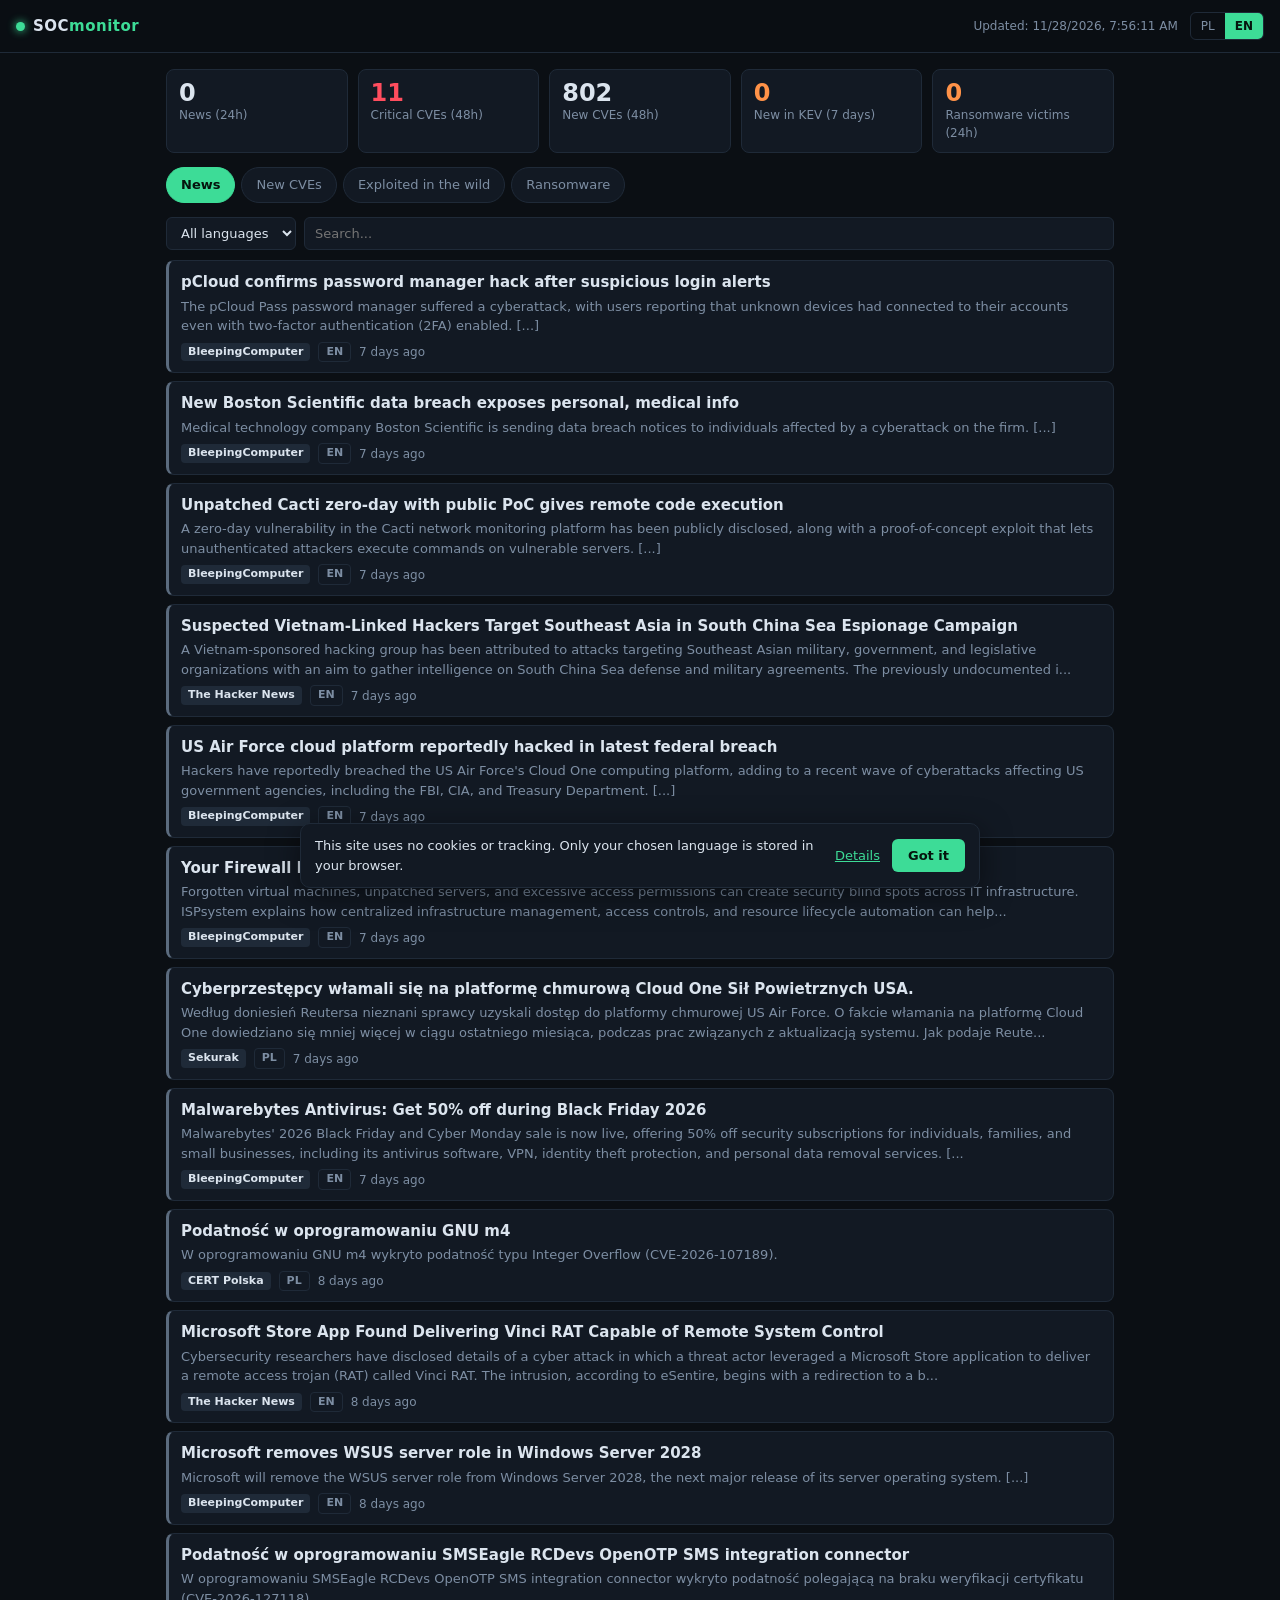
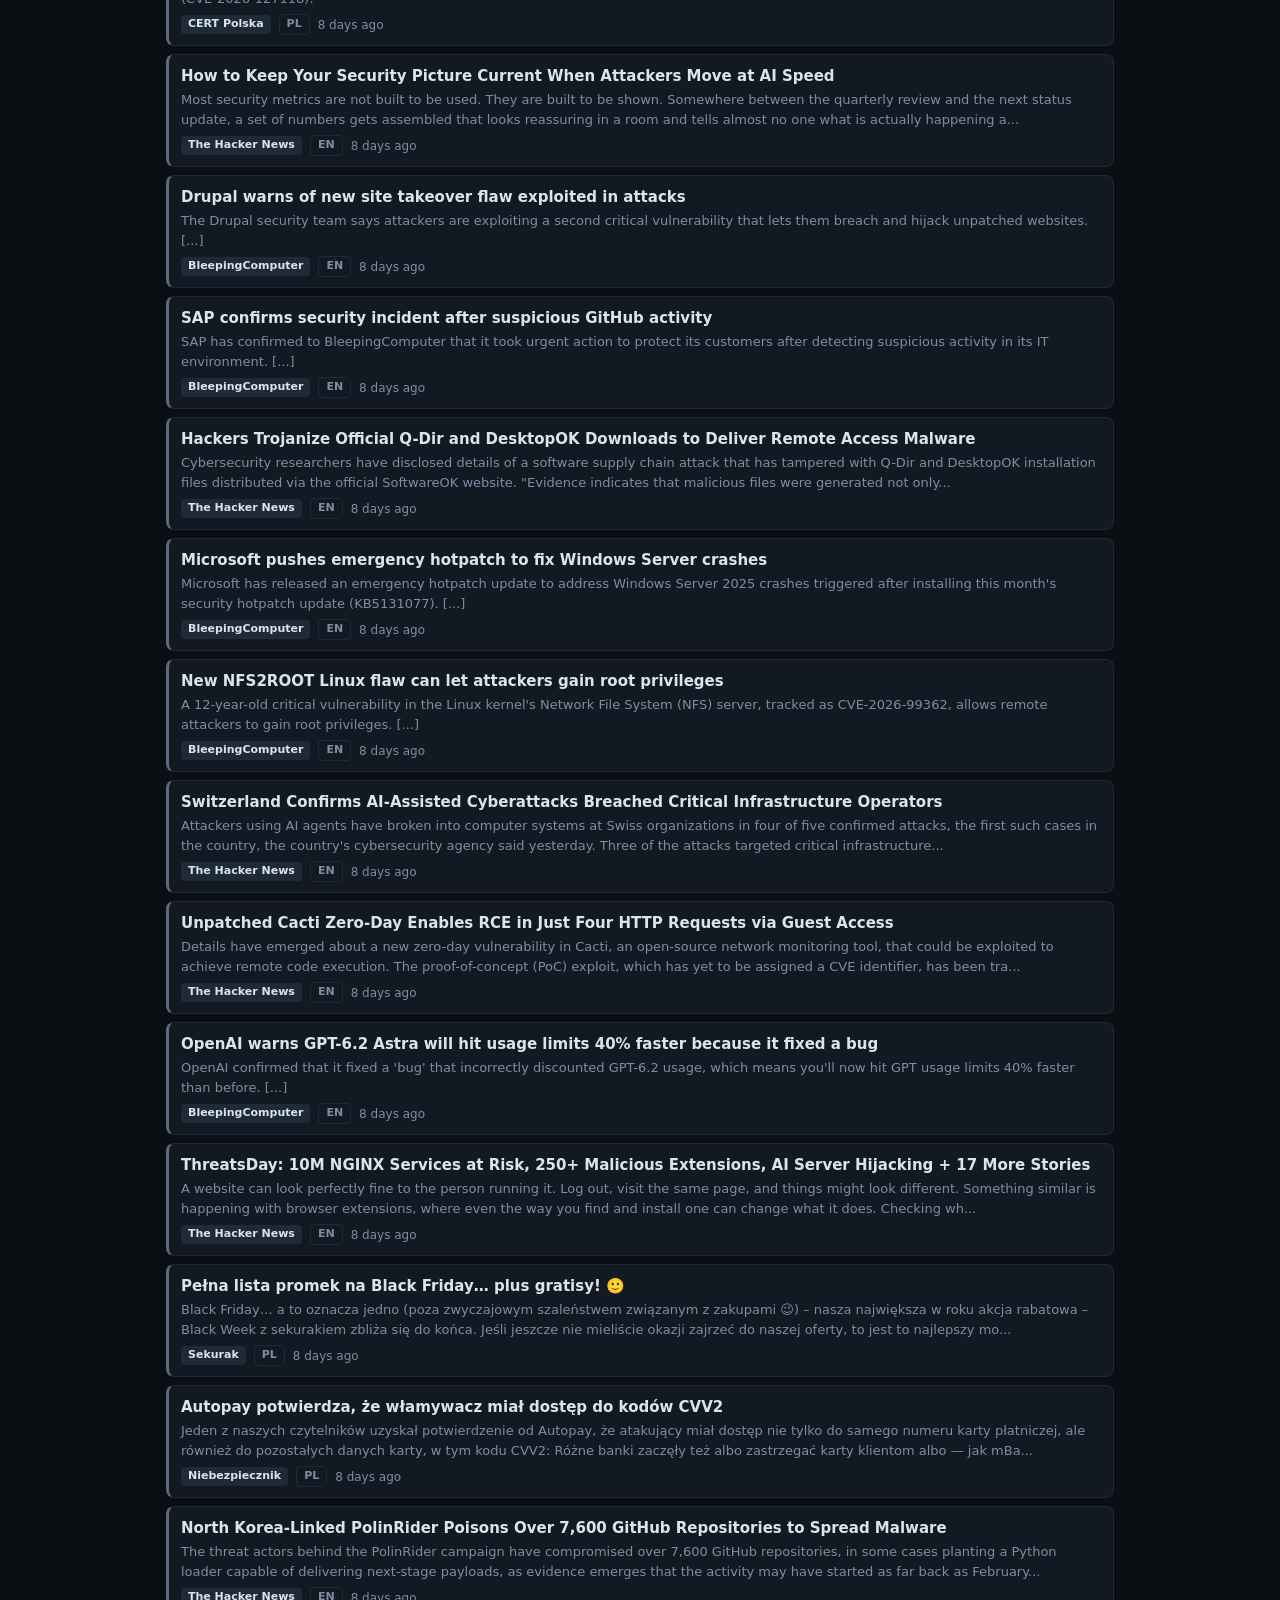
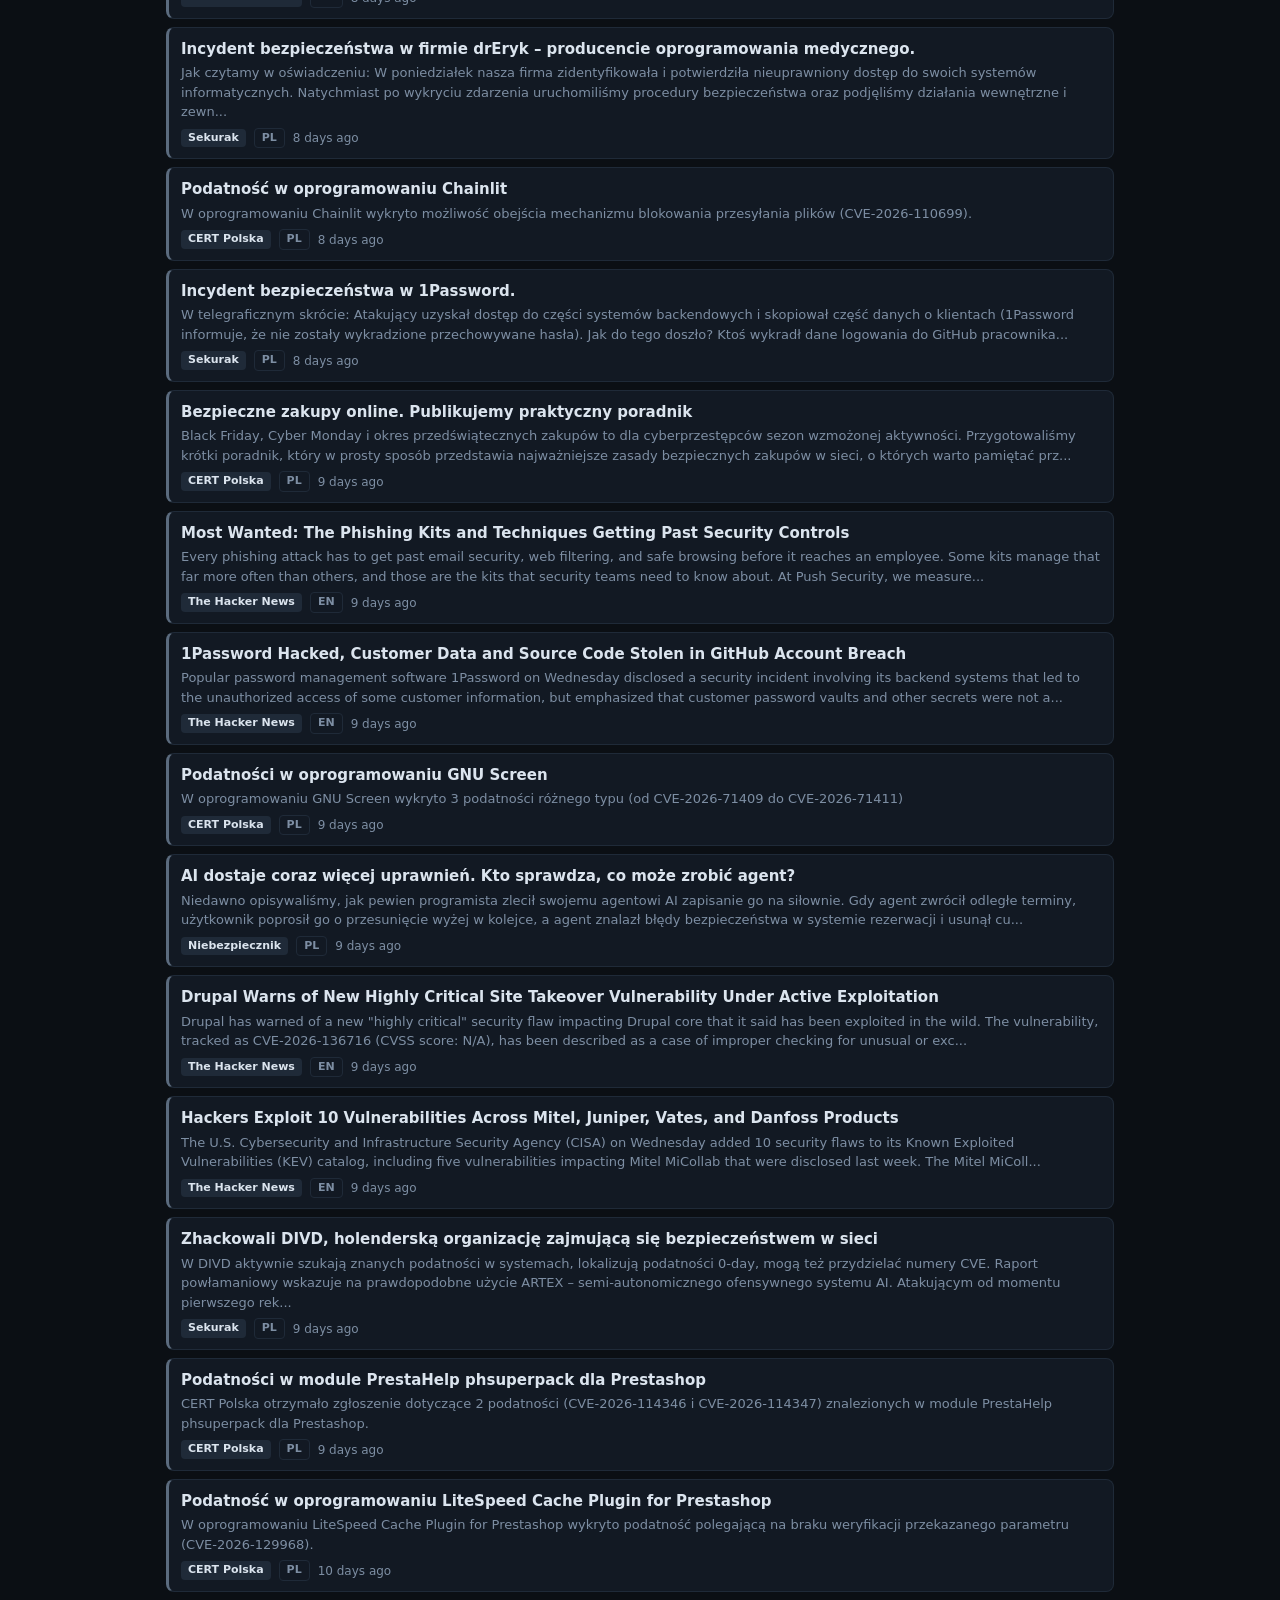
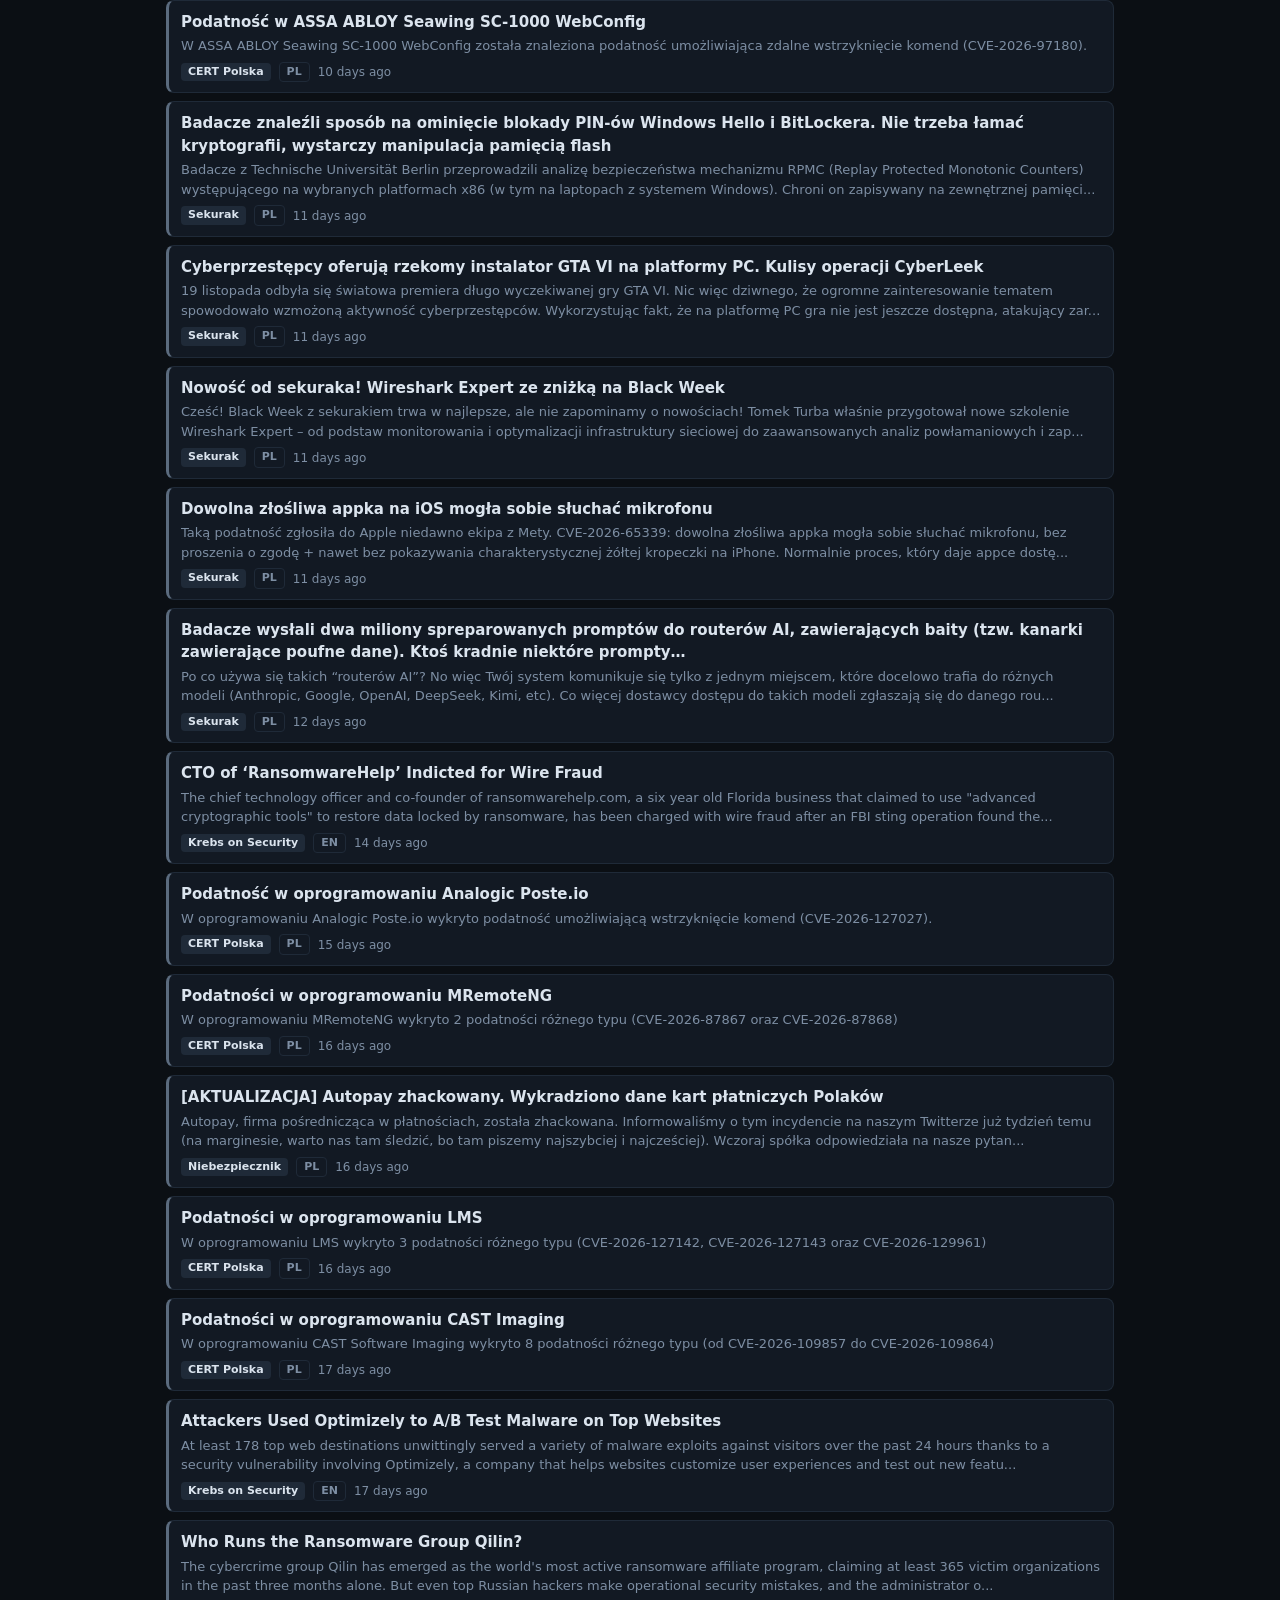
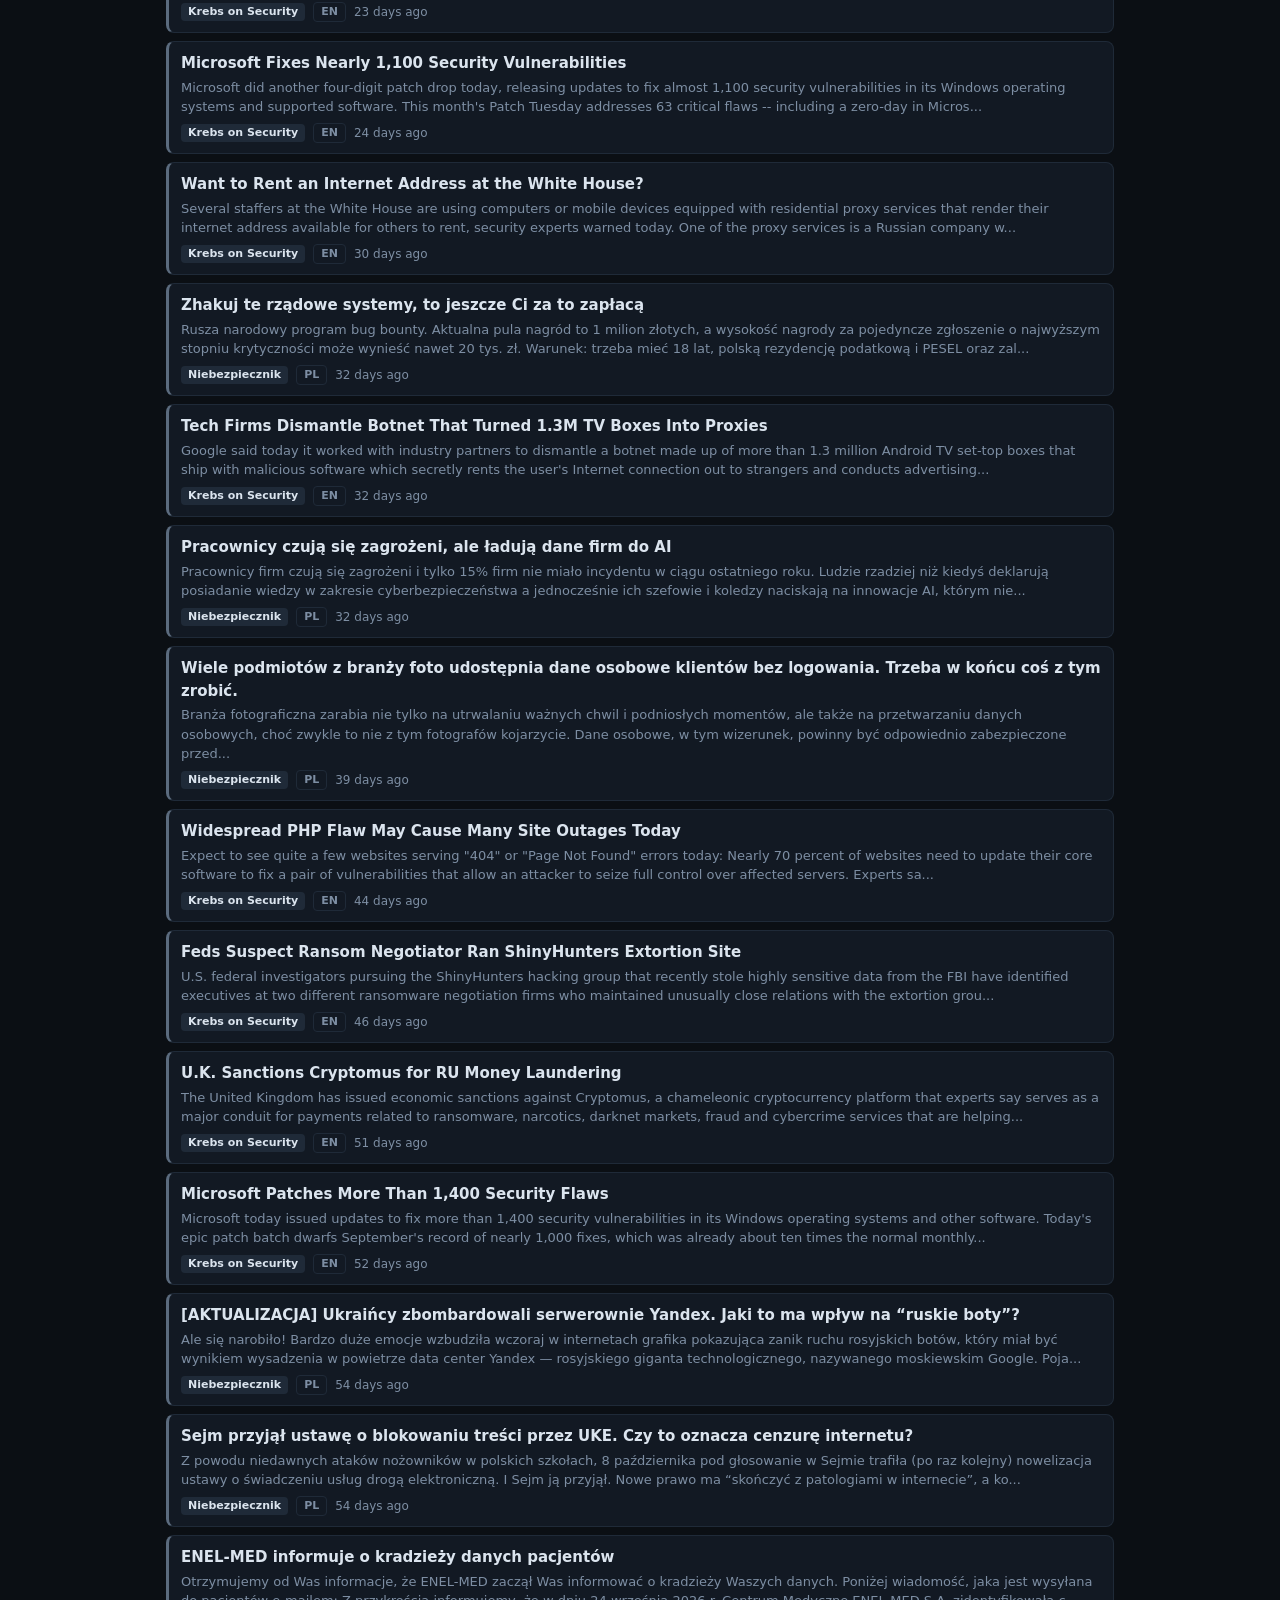
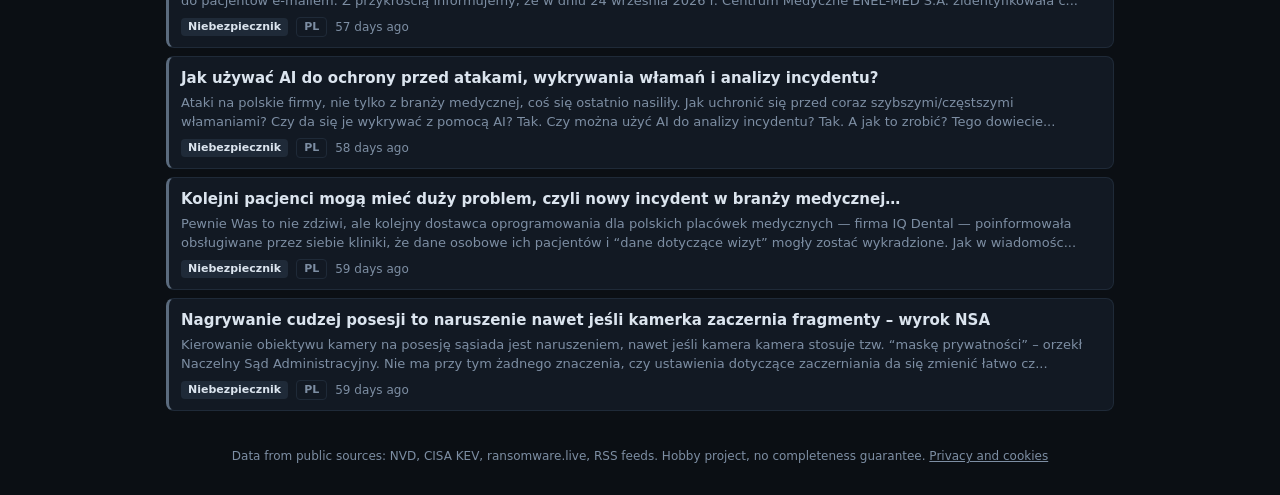
<file: index.html>
<!DOCTYPE html>
<html lang="pl">
<head>
<meta charset="utf-8">
<meta name="viewport" content="width=device-width, initial-scale=1">
<title>SOCmonitor</title>
<meta name="description" content="Cybersecurity news, new CVEs and attacks in one place. Newsy, CVE i ataki w jednym miejscu.">
<link rel="stylesheet" href="assets/style.css">
</head>
<body>
<header class="top">
  <div class="brand"><span class="dot"></span><span>SOC<b>monitor</b></span></div>
  <div class="meta">
    <span id="updated" class="muted"></span>
    <div class="lang" role="group" aria-label="Language">
      <button data-lang="pl">PL</button>
      <button data-lang="en">EN</button>
    </div>
  </div>
</header>

<main>
  <section class="stats" id="stats"></section>
  <div id="banner" class="banner" hidden></div>

  <nav class="tabs" id="tabs"></nav>

  <section id="panel-news" class="panel">
    <div class="toolbar" id="news-tools"></div>
    <div id="news" class="list"></div>
  </section>

  <section id="panel-cves" class="panel" hidden>
    <div class="toolbar" id="cve-tools"></div>
    <div id="cves" class="list"></div>
  </section>

  <section id="panel-kev" class="panel" hidden>
    <p class="muted" data-i18n="kev_desc"></p>
    <div id="kev" class="list"></div>
  </section>

  <section id="panel-ransomware" class="panel" hidden>
    <p class="muted" data-i18n="ransom_desc"></p>
    <div id="ransomware" class="list"></div>
  </section>
</main>

<footer class="muted"><span id="footer"></span> <a href="privacy.html" id="priv-link" style="text-decoration:underline"></a></footer>
<script src="assets/app.js"></script>
<script src="assets/consent.js"></script>
</body>
</html>
</file>
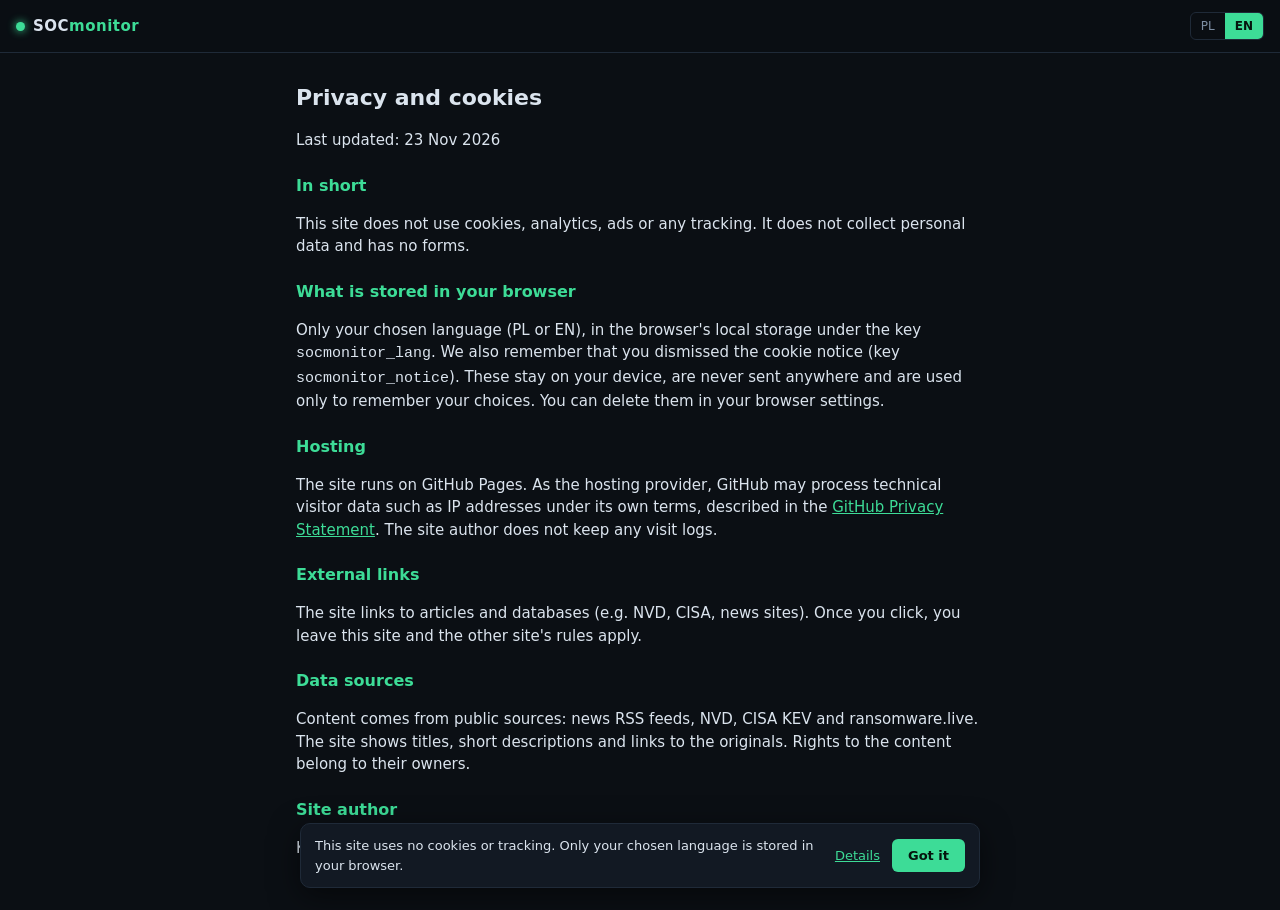
<file: privacy.html>
<!DOCTYPE html>
<html lang="pl">
<head>
<meta charset="utf-8">
<meta name="viewport" content="width=device-width, initial-scale=1">
<title>SOCmonitor - Prywatność / Privacy</title>
<link rel="stylesheet" href="assets/style.css">
<style>
  .doc { max-width: 720px; margin: 0 auto; padding: 20px 16px 40px; }
  .doc h1 { font-size: 22px; margin: 8px 0 4px; }
  .doc h2 { font-size: 16px; margin: 22px 0 6px; color: var(--accent); }
  .doc p, .doc li { color: var(--text); }
  .doc a { color: var(--accent); text-decoration: underline; }
  [data-only] { display: none; }
  html[lang="pl"] [data-only="pl"], html[lang="en"] [data-only="en"] { display: block; }
</style>
</head>
<body>
<header class="top">
  <a class="brand" href="index.html"><span class="dot"></span><span>SOC<b>monitor</b></span></a>
  <div class="meta">
    <div class="lang" role="group" aria-label="Language">
      <button data-lang="pl">PL</button>
      <button data-lang="en">EN</button>
    </div>
  </div>
</header>

<main class="doc">
  <div data-only="pl">
    <h1>Prywatność i cookies</h1>
    <p class="muted">Ostatnia aktualizacja: 23.11.2026</p>

    <h2>Krótko</h2>
    <p>Ta strona nie używa cookies, nie ma analityki, reklam ani żadnego śledzenia. Nie zbiera Twoich danych osobowych i nie ma formularzy.</p>

    <h2>Co zapisuje się w Twojej przeglądarce</h2>
    <p>Tylko wybrany język (PL lub EN), w pamięci lokalnej przeglądarki pod kluczem <code>socmonitor_lang</code>. Dodatkowo zapamiętujemy, że zamknąłeś informację o cookies (klucz <code>socmonitor_notice</code>). Te informacje zostają na Twoim urządzeniu, nigdzie nie są wysyłane i służą wyłącznie do zapamiętania Twoich wyborów. Możesz je usunąć w ustawieniach przeglądarki.</p>

    <h2>Hosting</h2>
    <p>Strona działa na GitHub Pages. GitHub jako dostawca hostingu może przetwarzać dane techniczne odwiedzających, np. adres IP, na własnych zasadach opisanych w <a href="https://docs.github.com/en/site-policy/privacy-policies/github-general-privacy-statement" target="_blank" rel="noopener noreferrer">GitHub Privacy Statement</a>. Autor strony nie prowadzi własnych logów odwiedzin.</p>

    <h2>Linki zewnętrzne</h2>
    <p>Strona pokazuje odnośniki do artykułów i baz danych (m.in. NVD, CISA, serwisy z newsami). Po kliknięciu opuszczasz tę stronę i obowiązują zasady danego serwisu.</p>

    <h2>Źródła danych</h2>
    <p>Treści pochodzą z publicznych źródeł: kanały RSS serwisów z newsami, NVD, CISA KEV i ransomware.live. Wyświetlane są tytuły, krótkie opisy i linki do oryginałów. Autorzy i prawa do treści należą do ich właścicieli.</p>

    <h2>Autor strony</h2>
    <p>Kamil Smotarski</p>
  </div>

  <div data-only="en">
    <h1>Privacy and cookies</h1>
    <p class="muted">Last updated: 23 Nov 2026</p>

    <h2>In short</h2>
    <p>This site does not use cookies, analytics, ads or any tracking. It does not collect personal data and has no forms.</p>

    <h2>What is stored in your browser</h2>
    <p>Only your chosen language (PL or EN), in the browser's local storage under the key <code>socmonitor_lang</code>. We also remember that you dismissed the cookie notice (key <code>socmonitor_notice</code>). These stay on your device, are never sent anywhere and are used only to remember your choices. You can delete them in your browser settings.</p>

    <h2>Hosting</h2>
    <p>The site runs on GitHub Pages. As the hosting provider, GitHub may process technical visitor data such as IP addresses under its own terms, described in the <a href="https://docs.github.com/en/site-policy/privacy-policies/github-general-privacy-statement" target="_blank" rel="noopener noreferrer">GitHub Privacy Statement</a>. The site author does not keep any visit logs.</p>

    <h2>External links</h2>
    <p>The site links to articles and databases (e.g. NVD, CISA, news sites). Once you click, you leave this site and the other site's rules apply.</p>

    <h2>Data sources</h2>
    <p>Content comes from public sources: news RSS feeds, NVD, CISA KEV and ransomware.live. The site shows titles, short descriptions and links to the originals. Rights to the content belong to their owners.</p>

    <h2>Site author</h2>
    <p>Kamil Smotarski</p>
  </div>
</main>

<script src="assets/consent.js"></script>
<script>
(function () {
  var lang = "pl";
  try {
    var s = localStorage.getItem("socmonitor_lang");
    lang = s === "pl" || s === "en" ? s : ((navigator.language || "pl").toLowerCase().indexOf("pl") === 0 ? "pl" : "en");
  } catch (e) {}
  function apply() {
    document.documentElement.lang = lang;
    document.querySelectorAll("[data-lang]").forEach(function (b) {
      b.classList.toggle("on", b.getAttribute("data-lang") === lang);
    });
  }
  document.querySelectorAll("[data-lang]").forEach(function (b) {
    b.onclick = function () {
      lang = b.getAttribute("data-lang");
      try { localStorage.setItem("socmonitor_lang", lang); } catch (e) {}
      apply();
    };
  });
  apply();
})();
</script>
</body>
</html>
</file>
<file: assets/style.css>
:root {
  --bg: #0b0f14;
  --panel: #121923;
  --line: #1f2a38;
  --text: #dbe4ee;
  --muted: #7d8ea3;
  --accent: #3ddc97;
  --crit: #ff4d5e;
  --high: #ff9248;
  --med: #f5c542;
  --low: #5aa9ff;
  --none: #5b6b7e;
}
* { box-sizing: border-box; }
body {
  margin: 0; background: var(--bg); color: var(--text);
  font: 15px/1.5 system-ui, -apple-system, "Segoe UI", Roboto, sans-serif;
}
a { color: inherit; text-decoration: none; }
a:hover .t { color: var(--accent); }
.muted { color: var(--muted); }
.top {
  display: flex; justify-content: space-between; align-items: center; gap: 12px;
  padding: 12px 16px; border-bottom: 1px solid var(--line);
  position: sticky; top: 0; background: rgba(11,15,20,.92); backdrop-filter: blur(6px); z-index: 5;
}
.brand { font-weight: 600; letter-spacing: .5px; display: flex; align-items: center; gap: 8px; }
.brand b { color: var(--accent); font-weight: 700; }
.dot { width: 9px; height: 9px; border-radius: 50%; background: var(--accent); box-shadow: 0 0 8px var(--accent); }
.meta { display: flex; align-items: center; gap: 12px; font-size: 12px; }
.lang { display: flex; border: 1px solid var(--line); border-radius: 6px; overflow: hidden; }
.lang button {
  background: none; border: 0; color: var(--muted); padding: 4px 10px; cursor: pointer; font: inherit; font-size: 12px;
}
.lang button.on { background: var(--accent); color: #05140d; font-weight: 700; }
main { max-width: 980px; margin: 0 auto; padding: 16px; }
.stats { display: grid; grid-template-columns: repeat(auto-fit, minmax(150px, 1fr)); gap: 10px; margin-bottom: 14px; }
.stat { background: var(--panel); border: 1px solid var(--line); border-radius: 8px; padding: 10px 12px; }
.stat .n { font-size: 24px; font-weight: 700; line-height: 1.1; }
.stat .l { font-size: 12px; color: var(--muted); }
.stat.crit .n { color: var(--crit); }
.stat.warn .n { color: var(--high); }
.banner {
  background: #2a1a1d; border: 1px solid #5a2630; color: #ffb3bb;
  padding: 8px 12px; border-radius: 8px; margin-bottom: 12px; font-size: 13px;
}
.tabs { display: flex; gap: 6px; overflow-x: auto; margin-bottom: 12px; padding-bottom: 2px; }
.tabs button {
  background: var(--panel); border: 1px solid var(--line); color: var(--muted);
  padding: 7px 14px; border-radius: 999px; cursor: pointer; font: inherit; font-size: 13px; white-space: nowrap;
}
.tabs button.on { color: #05140d; background: var(--accent); border-color: var(--accent); font-weight: 600; }
.toolbar { display: flex; gap: 8px; flex-wrap: wrap; margin-bottom: 10px; }
.toolbar select, .toolbar input {
  background: var(--panel); color: var(--text); border: 1px solid var(--line);
  border-radius: 6px; padding: 6px 10px; font: inherit; font-size: 13px;
}
.toolbar input { flex: 1; min-width: 140px; }
.list { display: flex; flex-direction: column; gap: 8px; }
.item {
  display: block; background: var(--panel); border: 1px solid var(--line);
  border-left: 3px solid var(--none); border-radius: 8px; padding: 10px 12px;
}
.item .t { font-weight: 600; transition: color .15s; }
.item .s { color: var(--muted); font-size: 13px; margin-top: 3px; }
.item .row { display: flex; gap: 8px; align-items: center; flex-wrap: wrap; margin-top: 6px; font-size: 12px; color: var(--muted); }
.item.CRITICAL { border-left-color: var(--crit); }
.item.HIGH { border-left-color: var(--high); }
.item.MEDIUM { border-left-color: var(--med); }
.item.LOW { border-left-color: var(--low); }
.badge {
  display: inline-block; padding: 1px 7px; border-radius: 4px; font-size: 11px; font-weight: 700;
  background: var(--line); color: var(--text);
}
.badge.CRITICAL { background: var(--crit); color: #1a0508; }
.badge.HIGH { background: var(--high); color: #1d0e03; }
.badge.MEDIUM { background: var(--med); color: #1d1602; }
.badge.LOW { background: var(--low); color: #04101d; }
.badge.kev { background: #3a1a40; color: #f0b4ff; }
.badge.lang { background: transparent; border: 1px solid var(--line); color: var(--muted); font-weight: 600; }
.empty { color: var(--muted); padding: 24px 0; text-align: center; }
footer { text-align: center; font-size: 12px; padding: 20px 16px 30px; }
@media (max-width: 520px) { main { padding: 12px; } }

.consent {
  position: fixed; left: 12px; right: 12px; bottom: 12px; z-index: 20;
  max-width: 680px; margin: 0 auto;
  display: flex; flex-wrap: wrap; align-items: center; gap: 8px 12px;
  background: var(--panel); border: 1px solid var(--line); border-radius: 10px;
  padding: 12px 14px; font-size: 13px; box-shadow: 0 8px 30px rgba(0,0,0,.5);
}
.consent span { flex: 1 1 260px; color: var(--text); }
.consent a { color: var(--accent); text-decoration: underline; margin-left: -6px; }
.consent button {
  background: var(--accent); color: #05140d; border: 0; border-radius: 6px;
  padding: 7px 16px; font: inherit; font-weight: 700; cursor: pointer; margin-left: auto;
}
</file>
